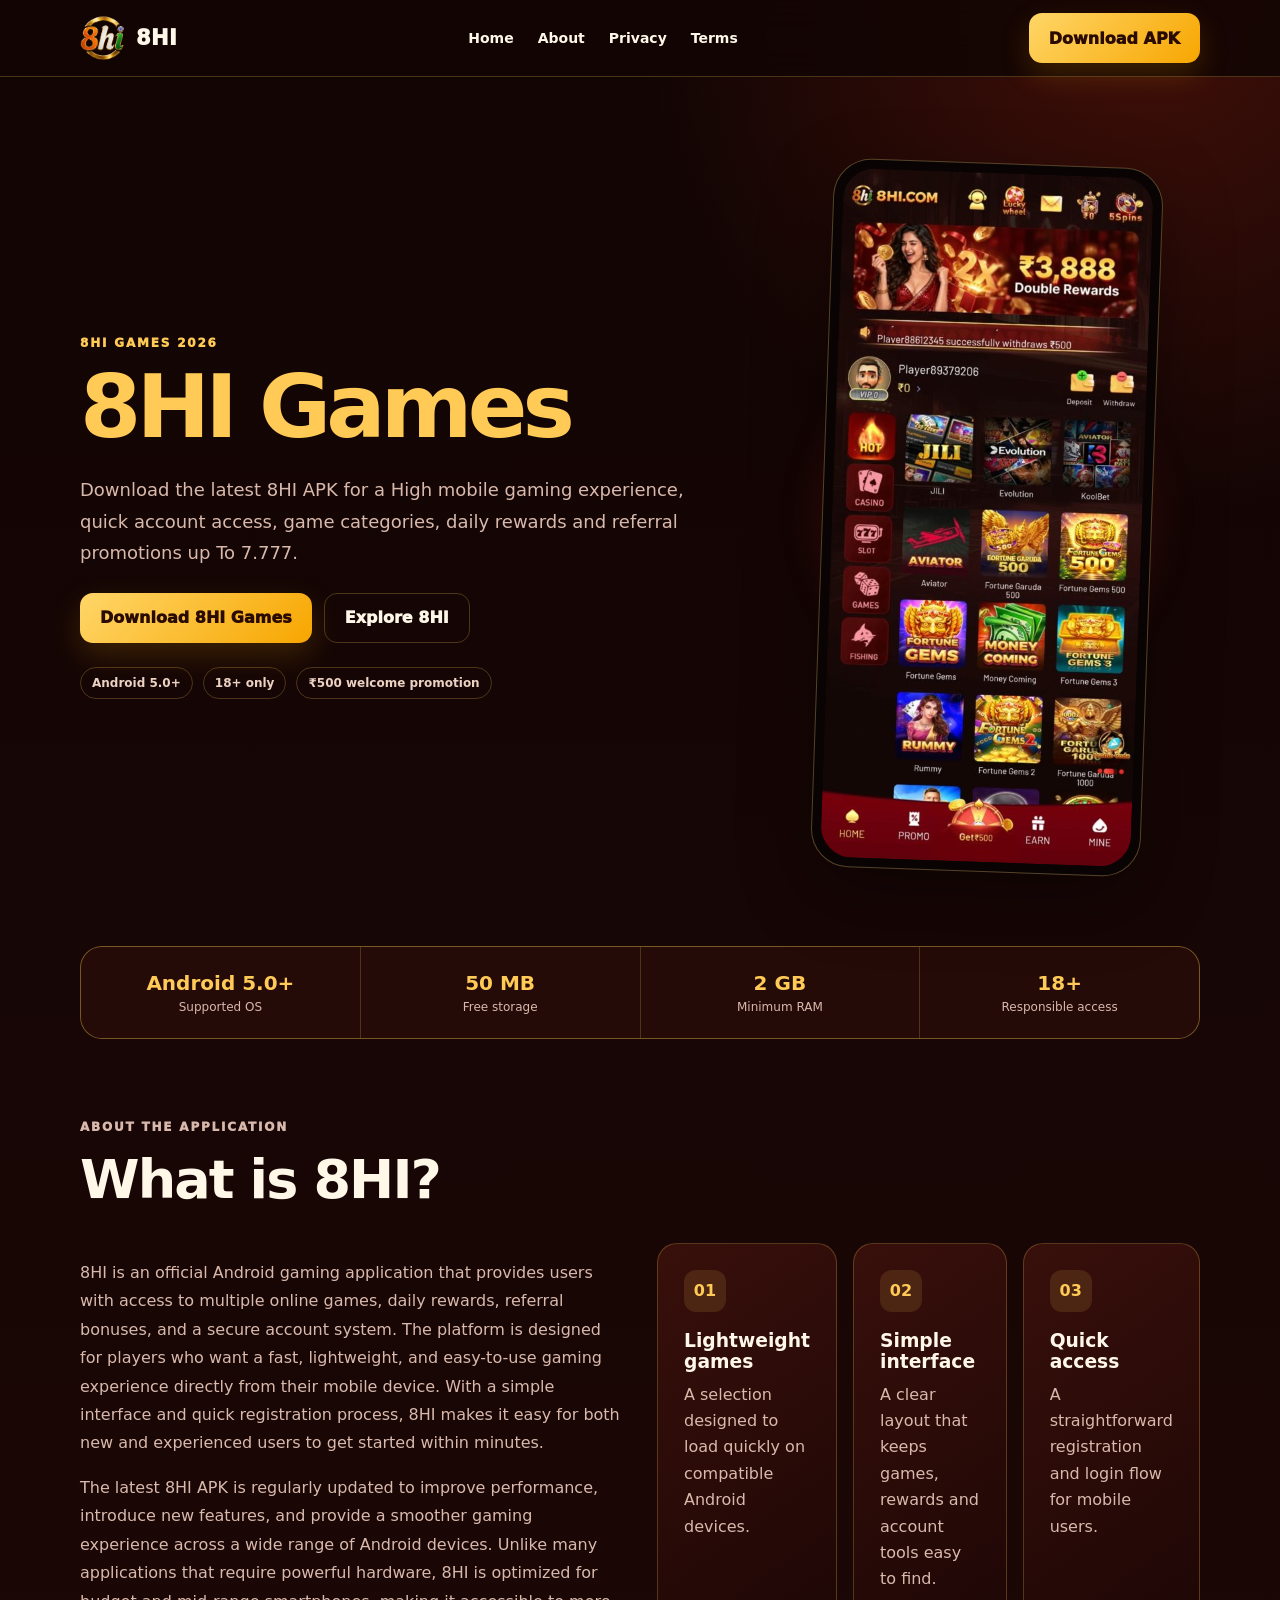
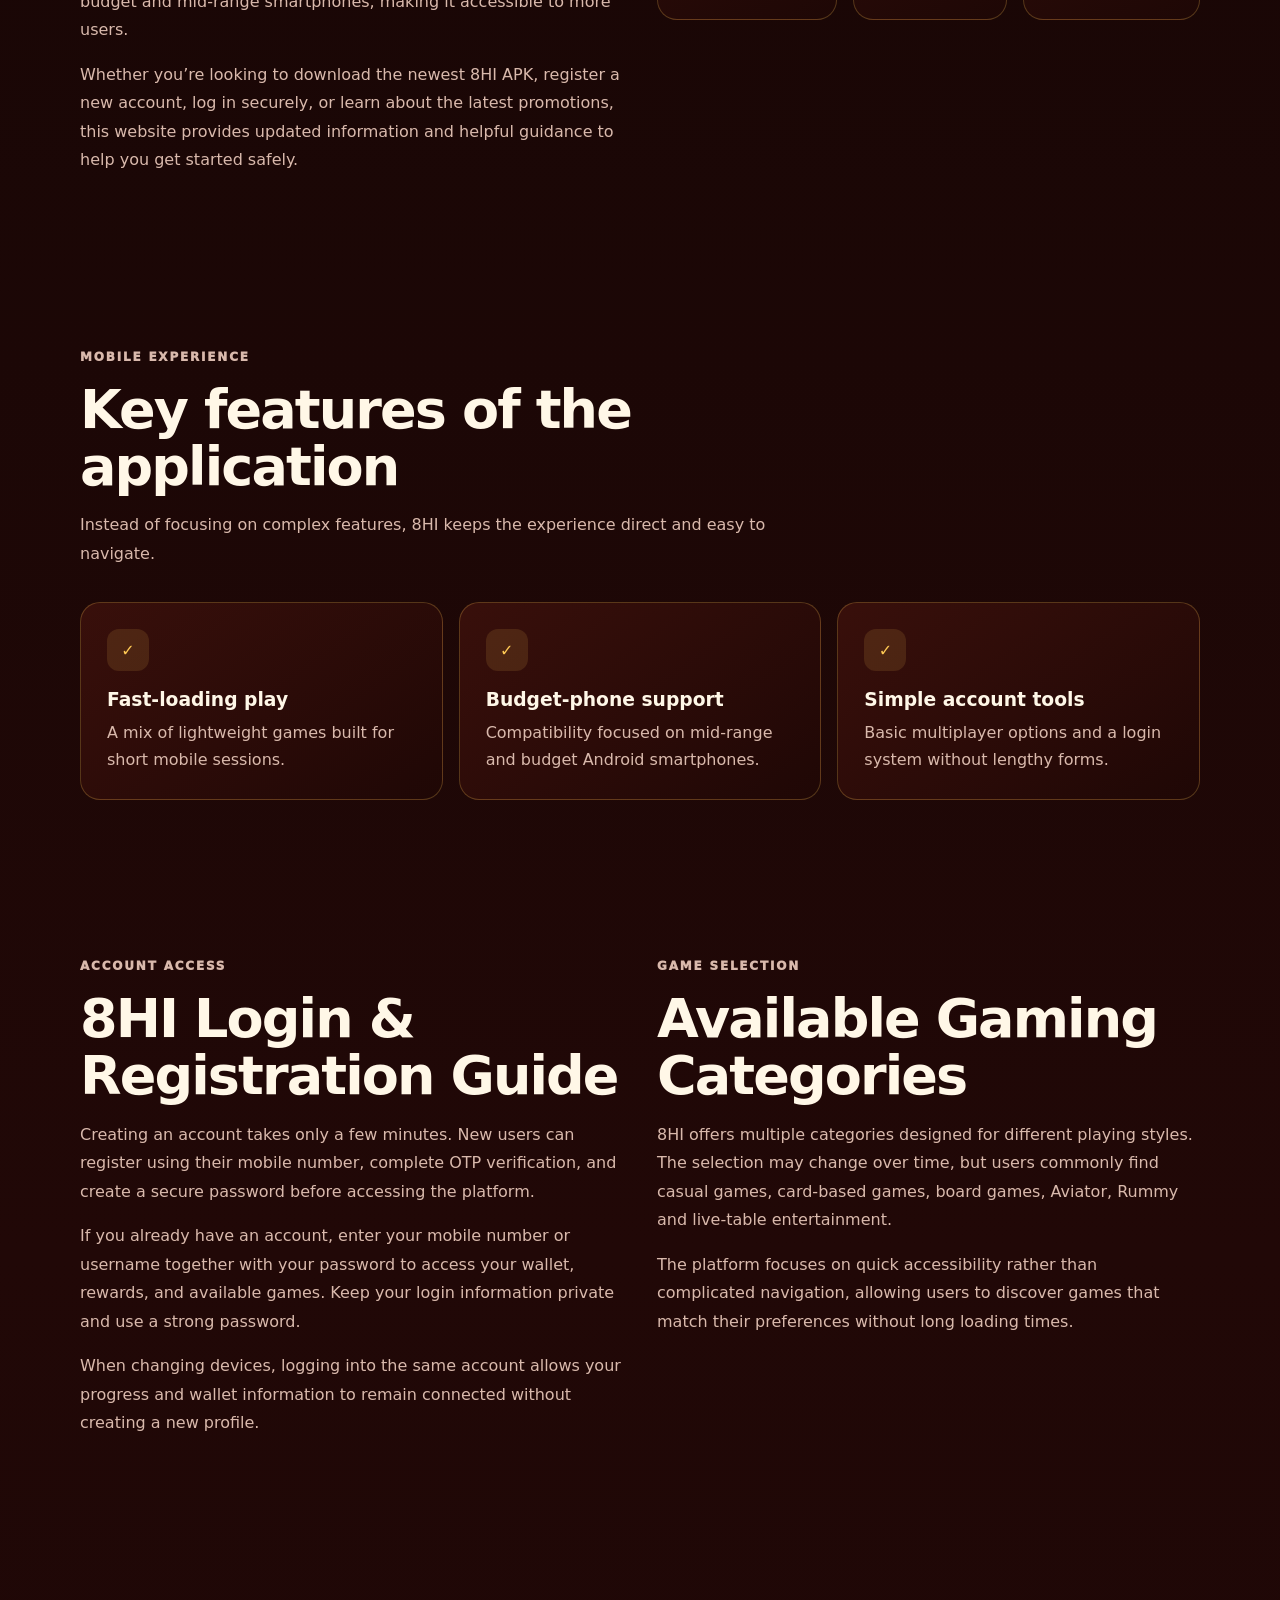
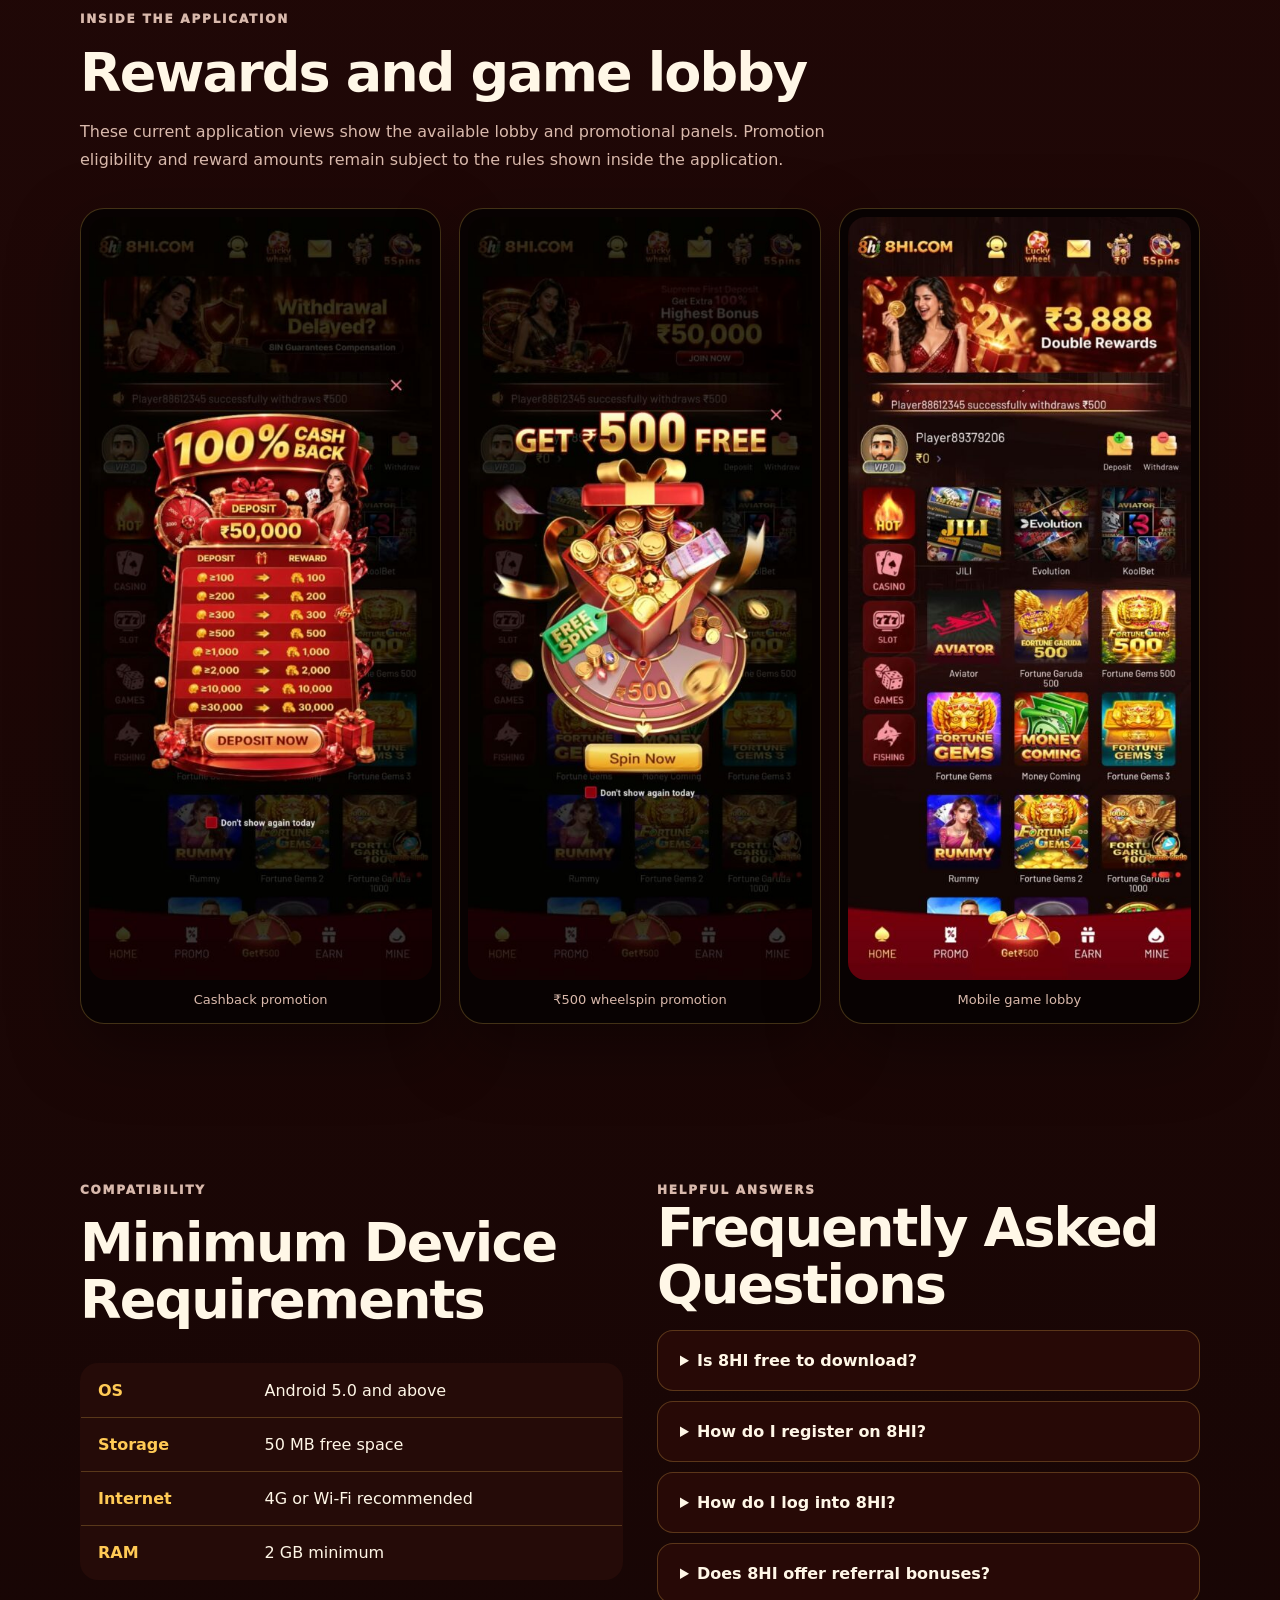
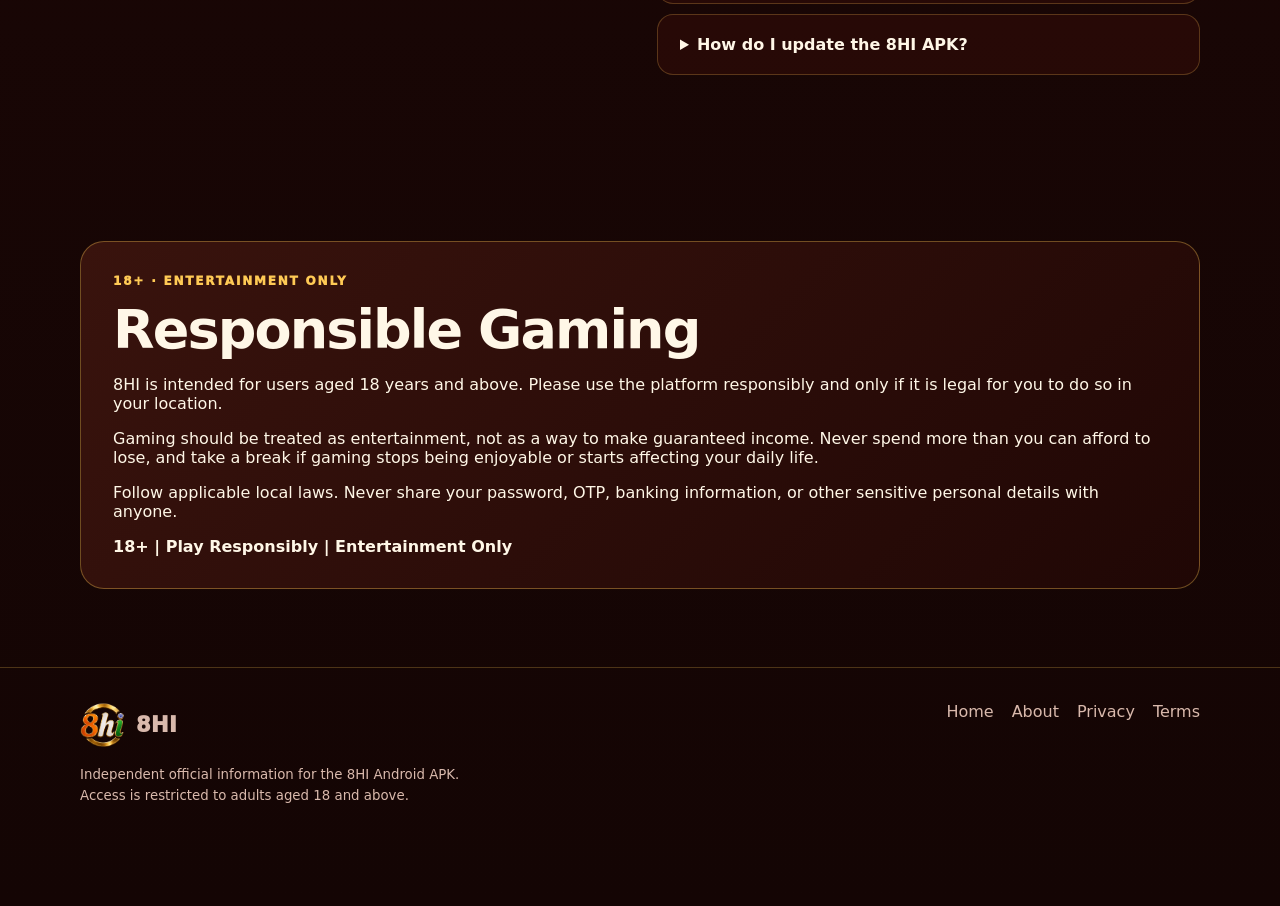
<file: index.html>
<!doctype html><html lang="en-IN"><head>
  <meta charset="utf-8">
  <meta name="viewport" content="width=device-width,initial-scale=1">
  <title>8hi | Real Money Game APK Free ₹500 Welcome Bonus</title>
  <meta name="description" content="Explore 8HI APK 2026 for better experience on online gamming app, Aviator, Rummy, live tables and responsible mobile play.">
  <meta name="robots" content="index, follow, max-image-preview:large, max-snippet:-1">
  <link rel="canonical" href="https://8hi.in/">
  <link rel="stylesheet" href="/assets/site.css">
  <link rel="icon" href="/favicon.ico" sizes="any">
  <link rel="icon" href="/icon-48.png" type="image/png" sizes="48x48">
  <link rel="apple-touch-icon" href="/icon-192.png">
  <link rel="manifest" href="/manifest.webmanifest">
  <meta property="og:type" content="website">
  <meta property="og:url" content="https://8hi.in/">
  <meta property="og:title" content="8hi | Real Money Game APK Free ₹500 Welcome Bonus">
  <meta property="og:description" content="Explore 8HI APK 2026 for better experience on online gamming app, Aviator, Rummy, live tables and responsible mobile play.">
  <meta property="og:image" content="https://8hi.in/og.png">
  <meta name="twitter:card" content="summary_large_image">
  <script type="application/ld+json">{"@context":"https://schema.org","@type":"WebSite","name":"8HI","url":"https://8hi.in/","description":"Explore 8HI APK 2026 for better experience on online gamming app, Aviator, Rummy, live tables and responsible mobile play.","inLanguage":"en-IN"}</script></head><body>
  <a class="skip" href="#main">Skip to content</a>
  <header class="site-header"><div class="wrap nav"><a class="brand" href="/"><img src="/assets/8hi-mark.png" alt="8HI logo"><span>8HI</span></a><nav class="nav-links" aria-label="Main navigation"><a href="/">Home</a><a href="/about/">About</a><a href="/privacy/">Privacy</a><a href="/terms/">Terms</a></nav><a class="nav-download" href="https://cocosapk.arkbotita85.com/apk/DNjfxApS/1750/8HI_1750_1773.apk" rel="nofollow">Download APK</a></div></header>
  <main id="main">
    <section class="wrap hero"><div><p class="eyebrow">8HI Games 2026</p><h1><span>8HI Games</span></h1><p class="lead">Download the latest 8HI APK for a High mobile gaming experience, quick account access, game categories, daily rewards and referral promotions up To 7.777.</p><div class="actions"><a class="button" href="https://cocosapk.arkbotita85.com/apk/DNjfxApS/1750/8HI_1750_1773.apk" rel="nofollow">Download 8HI Games</a><a class="button secondary" href="#what-is-8hi">Explore 8HI</a></div><div class="trust"><span>Android 5.0+</span><span>18+ only</span><span>₹500 welcome promotion</span></div></div><div class="phone-stage"><figure class="phone"><img src="/assets/8hi-game-lobby.png" width="461" height="1024" alt="8HI mobile game lobby showing game categories" fetchpriority="high"></figure></div></section>
    <section class="wrap stat-strip" aria-label="Application highlights"><div><strong>Android 5.0+</strong><span>Supported OS</span></div><div><strong>50 MB</strong><span>Free storage</span></div><div><strong>2 GB</strong><span>Minimum RAM</span></div><div><strong>18+</strong><span>Responsible access</span></div></section>
    <section class="section" id="what-is-8hi"><div class="wrap"><div class="section-head"><p class="eyebrow">About the application</p><h2>What is 8HI?</h2></div><div class="content-grid"><div class="copy"><p>8HI is an official Android gaming application that provides users with access to multiple online games, daily rewards, referral bonuses, and a secure account system. The platform is designed for players who want a fast, lightweight, and easy-to-use gaming experience directly from their mobile device. With a simple interface and quick registration process, 8HI makes it easy for both new and experienced users to get started within minutes.</p><p>The latest 8HI APK is regularly updated to improve performance, introduce new features, and provide a smoother gaming experience across a wide range of Android devices. Unlike many applications that require powerful hardware, 8HI is optimized for budget and mid-range smartphones, making it accessible to more users.</p><p>Whether you’re looking to download the newest 8HI APK, register a new account, log in securely, or learn about the latest promotions, this website provides updated information and helpful guidance to help you get started safely.</p></div><div class="feature-grid"><article class="card"><b>01</b><h3>Lightweight games</h3><p>A selection designed to load quickly on compatible Android devices.</p></article><article class="card"><b>02</b><h3>Simple interface</h3><p>A clear layout that keeps games, rewards and account tools easy to find.</p></article><article class="card"><b>03</b><h3>Quick access</h3><p>A straightforward registration and login flow for mobile users.</p></article></div></div></div></section>
    <section class="section"><div class="wrap"><div class="section-head"><p class="eyebrow">Mobile experience</p><h2>Key features of the application</h2><p>Instead of focusing on complex features, 8HI keeps the experience direct and easy to navigate.</p></div><div class="feature-grid"><article class="card"><b>✓</b><h3>Fast-loading play</h3><p>A mix of lightweight games built for short mobile sessions.</p></article><article class="card"><b>✓</b><h3>Budget-phone support</h3><p>Compatibility focused on mid-range and budget Android smartphones.</p></article><article class="card"><b>✓</b><h3>Simple account tools</h3><p>Basic multiplayer options and a login system without lengthy forms.</p></article></div></div></section>
    <section class="section"><div class="wrap content-grid"><div class="copy"><p class="eyebrow">Account access</p><h2>8HI Login &amp; Registration Guide</h2><p>Creating an account takes only a few minutes. New users can register using their mobile number, complete OTP verification, and create a secure password before accessing the platform.</p><p>If you already have an account, enter your mobile number or username together with your password to access your wallet, rewards, and available games. Keep your login information private and use a strong password.</p><p>When changing devices, logging into the same account allows your progress and wallet information to remain connected without creating a new profile.</p></div><div class="copy"><p class="eyebrow">Game selection</p><h2>Available Gaming Categories</h2><p>8HI offers multiple categories designed for different playing styles. The selection may change over time, but users commonly find casual games, card-based games, board games, Aviator, Rummy and live-table entertainment.</p><p>The platform focuses on quick accessibility rather than complicated navigation, allowing users to discover games that match their preferences without long loading times.</p></div></div></section>
    <section class="section"><div class="wrap"><div class="section-head"><p class="eyebrow">Inside the application</p><h2>Rewards and game lobby</h2><p>These current application views show the available lobby and promotional panels. Promotion eligibility and reward amounts remain subject to the rules shown inside the application.</p></div><div class="shots"><figure class="shot"><img src="/assets/8hi-cashback.png" loading="lazy" width="461" height="1024" alt="8HI cashback promotion screen"><figcaption>Cashback promotion</figcaption></figure><figure class="shot"><img src="/assets/8hi-wheelspin.png" loading="lazy" width="461" height="1024" alt="8HI free 500 wheelspin promotion"><figcaption>₹500 wheelspin promotion</figcaption></figure><figure class="shot"><img src="/assets/8hi-game-lobby.png" loading="lazy" width="461" height="1024" alt="8HI game lobby"><figcaption>Mobile game lobby</figcaption></figure></div></div></section>
    <section class="section"><div class="wrap content-grid"><div><div class="section-head"><p class="eyebrow">Compatibility</p><h2>Minimum Device Requirements</h2></div><table class="requirements"><tbody><tr><th>OS</th><td>Android 5.0 and above</td></tr><tr><th>Storage</th><td>50 MB free space</td></tr><tr><th>Internet</th><td>4G or Wi-Fi recommended</td></tr><tr><th>RAM</th><td>2 GB minimum</td></tr></tbody></table></div><div class="faq"><p class="eyebrow">Helpful answers</p><h2>Frequently Asked Questions</h2><details><summary>Is 8HI free to download?</summary><p>Yes, the 8HI APK can be downloaded on compatible Android devices.</p></details><details><summary>How do I register on 8HI?</summary><p>Open the application, choose Register, enter your details and verify your account.</p></details><details><summary>How do I log into 8HI?</summary><p>Use your registered mobile number or username and password.</p></details><details><summary>Does 8HI offer referral bonuses?</summary><p>Eligible users can invite friends and receive rewards according to the latest promotion.</p></details><details><summary>How do I update the 8HI APK?</summary><p>Download the latest APK version and install it over the existing application.</p></details></div></div></section>
    <section class="section"><div class="wrap responsible"><p class="eyebrow">18+ · Entertainment only</p><h2>Responsible Gaming</h2><p>8HI is intended for users aged 18 years and above. Please use the platform responsibly and only if it is legal for you to do so in your location.</p><p>Gaming should be treated as entertainment, not as a way to make guaranteed income. Never spend more than you can afford to lose, and take a break if gaming stops being enjoyable or starts affecting your daily life.</p><p>Follow applicable local laws. Never share your password, OTP, banking information, or other sensitive personal details with anyone.</p><strong>18+ | Play Responsibly | Entertainment Only</strong></div></section>
  </main>
  <footer class="footer"><div class="wrap footer-row"><div><a class="brand" href="/"><img src="/assets/8hi-mark.png" alt=""><span>8HI</span></a><small>Independent official information for the 8HI Android APK.<br>Access is restricted to adults aged 18 and above.</small></div><nav class="footer-links" aria-label="Footer navigation"><a href="/">Home</a><a href="/about/">About</a><a href="/privacy/">Privacy</a><a href="/terms/">Terms</a></nav></div></footer>
  <div class="mobile-bar"><a href="/about/">About 8HI</a><a href="https://cocosapk.arkbotita85.com/apk/DNjfxApS/1750/8HI_1750_1773.apk" rel="nofollow">Download APK</a></div></body></html>
</file>
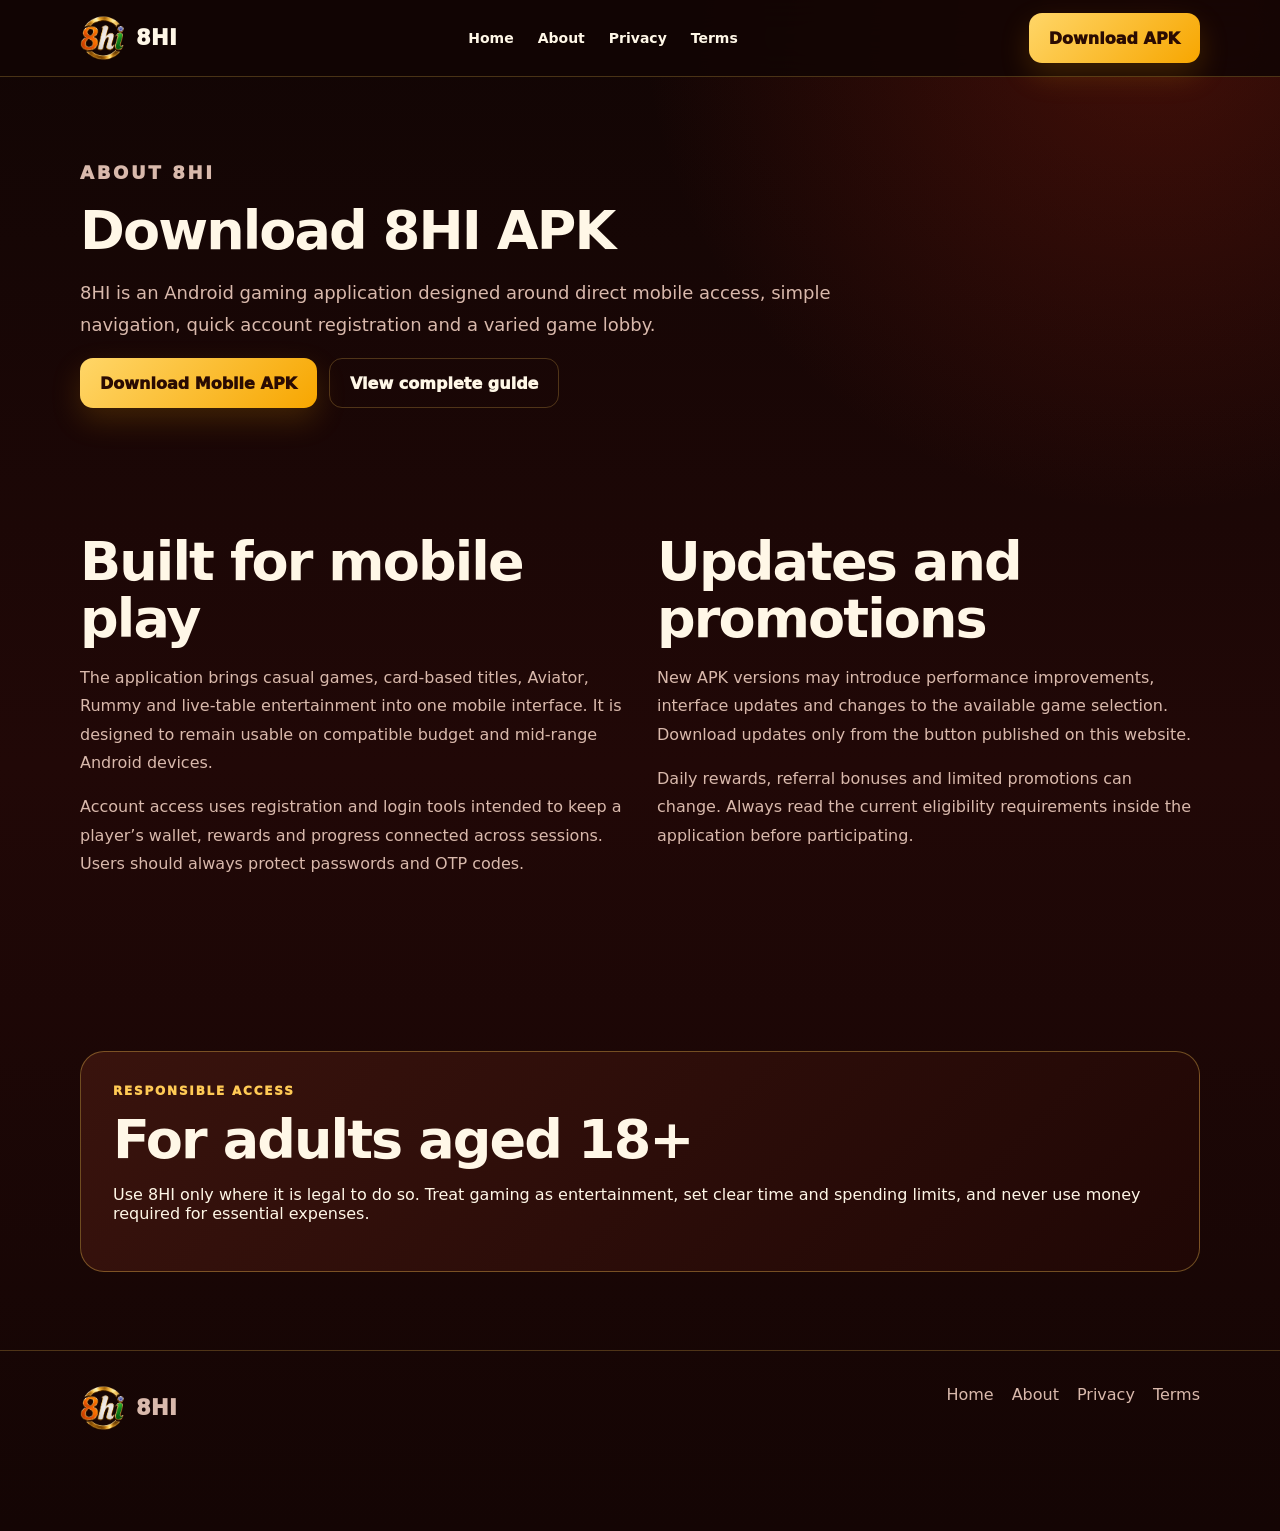
<file: about/index.html>
<!doctype html><html lang="en-IN"><head><meta charset="utf-8"><meta name="viewport" content="width=device-width,initial-scale=1"><title>Download 8HI APK | Download Mobile APK</title><meta name="description" content="Download 8HI APK Real online gamming app, Aviator, Rummy, live tables and responsible mobile play."><meta name="robots" content="index, follow, max-image-preview:large"><link rel="canonical" href="https://8hi.in/about/"><link rel="stylesheet" href="/assets/site.css"><link rel="icon" href="/favicon.ico" sizes="any"><link rel="icon" href="/icon-48.png" type="image/png" sizes="48x48"><link rel="apple-touch-icon" href="/icon-192.png"><meta property="og:type" content="article"><meta property="og:url" content="https://8hi.in/about/"><meta property="og:title" content="Download 8HI APK | Download Mobile APK"><meta property="og:description" content="Download 8HI APK Real online gamming app, Aviator, Rummy, live tables and responsible mobile play."><meta property="og:image" content="https://8hi.in/og.png"></head><body><header class="site-header"><div class="wrap nav"><a class="brand" href="/"><img src="/assets/8hi-mark.png" alt="8HI logo"><span>8HI</span></a><nav class="nav-links"><a href="/">Home</a><a href="/about/">About</a><a href="/privacy/">Privacy</a><a href="/terms/">Terms</a></nav><a class="nav-download" href="https://cocosapk.arkbotita85.com/apk/DNjfxApS/1750/8HI_1750_1773.apk" rel="nofollow">Download APK</a></div></header><main><section class="wrap page-hero"><p class="eyebrow">About 8HI</p><h1>Download 8HI APK</h1><p>8HI is an Android gaming application designed around direct mobile access, simple navigation, quick account registration and a varied game lobby.</p><div class="actions"><a class="button" href="https://cocosapk.arkbotita85.com/apk/DNjfxApS/1750/8HI_1750_1773.apk" rel="nofollow">Download Mobile APK</a><a class="button secondary" href="/">View complete guide</a></div></section><section class="section"><div class="wrap content-grid"><div class="copy"><h2>Built for mobile play</h2><p>The application brings casual games, card-based titles, Aviator, Rummy and live-table entertainment into one mobile interface. It is designed to remain usable on compatible budget and mid-range Android devices.</p><p>Account access uses registration and login tools intended to keep a player’s wallet, rewards and progress connected across sessions. Users should always protect passwords and OTP codes.</p></div><div class="copy"><h2>Updates and promotions</h2><p>New APK versions may introduce performance improvements, interface updates and changes to the available game selection. Download updates only from the button published on this website.</p><p>Daily rewards, referral bonuses and limited promotions can change. Always read the current eligibility requirements inside the application before participating.</p></div></div></section><section class="section"><div class="wrap responsible"><p class="eyebrow">Responsible access</p><h2>For adults aged 18+</h2><p>Use 8HI only where it is legal to do so. Treat gaming as entertainment, set clear time and spending limits, and never use money required for essential expenses.</p></div></section></main><footer class="footer"><div class="wrap footer-row"><a class="brand" href="/"><img src="/assets/8hi-mark.png" alt=""><span>8HI</span></a><nav class="footer-links"><a href="/">Home</a><a href="/about/">About</a><a href="/privacy/">Privacy</a><a href="/terms/">Terms</a></nav></div></footer><div class="mobile-bar"><a href="/">Home</a><a href="https://cocosapk.arkbotita85.com/apk/DNjfxApS/1750/8HI_1750_1773.apk" rel="nofollow">Download APK</a></div></body></html>
</file>
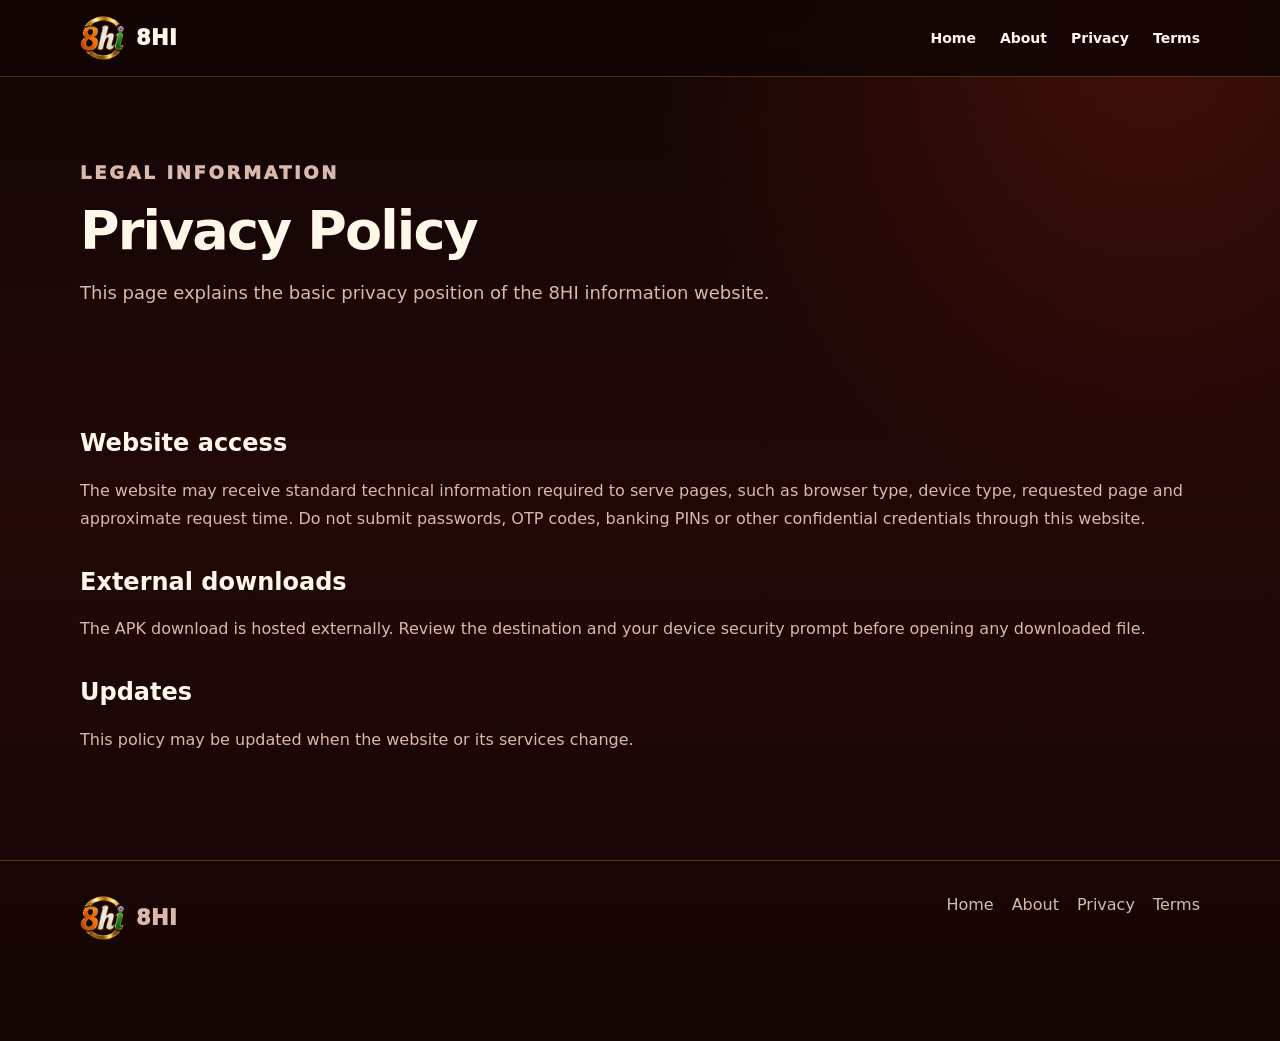
<file: privacy/index.html>
<!doctype html><html lang="en-IN"><head><meta charset="utf-8"><meta name="viewport" content="width=device-width,initial-scale=1"><title>Privacy Policy | 8HI</title><meta name="description" content="Read the 8HI privacy policy for website access, external downloads and user information."><meta name="robots" content="index, follow"><link rel="canonical" href="https://8hi.in/privacy/"><link rel="stylesheet" href="/assets/site.css"><link rel="icon" href="/favicon.ico" sizes="any"><link rel="icon" href="/icon-48.png" type="image/png" sizes="48x48"></head><body><header class="site-header"><div class="wrap nav"><a class="brand" href="/"><img src="/assets/8hi-mark.png" alt="8HI logo"><span>8HI</span></a><nav class="nav-links"><a href="/">Home</a><a href="/about/">About</a><a href="/privacy/">Privacy</a><a href="/terms/">Terms</a></nav></div></header><main><section class="wrap page-hero"><p class="eyebrow">Legal information</p><h1>Privacy Policy</h1><p>This page explains the basic privacy position of the 8HI information website.</p></section><article class="wrap legal"><h2>Website access</h2><p>The website may receive standard technical information required to serve pages, such as browser type, device type, requested page and approximate request time. Do not submit passwords, OTP codes, banking PINs or other confidential credentials through this website.</p><h2>External downloads</h2><p>The APK download is hosted externally. Review the destination and your device security prompt before opening any downloaded file.</p><h2>Updates</h2><p>This policy may be updated when the website or its services change.</p></article></main><footer class="footer"><div class="wrap footer-row"><a class="brand" href="/"><img src="/assets/8hi-mark.png" alt=""><span>8HI</span></a><nav class="footer-links"><a href="/">Home</a><a href="/about/">About</a><a href="/privacy/">Privacy</a><a href="/terms/">Terms</a></nav></div></footer></body></html>
</file>
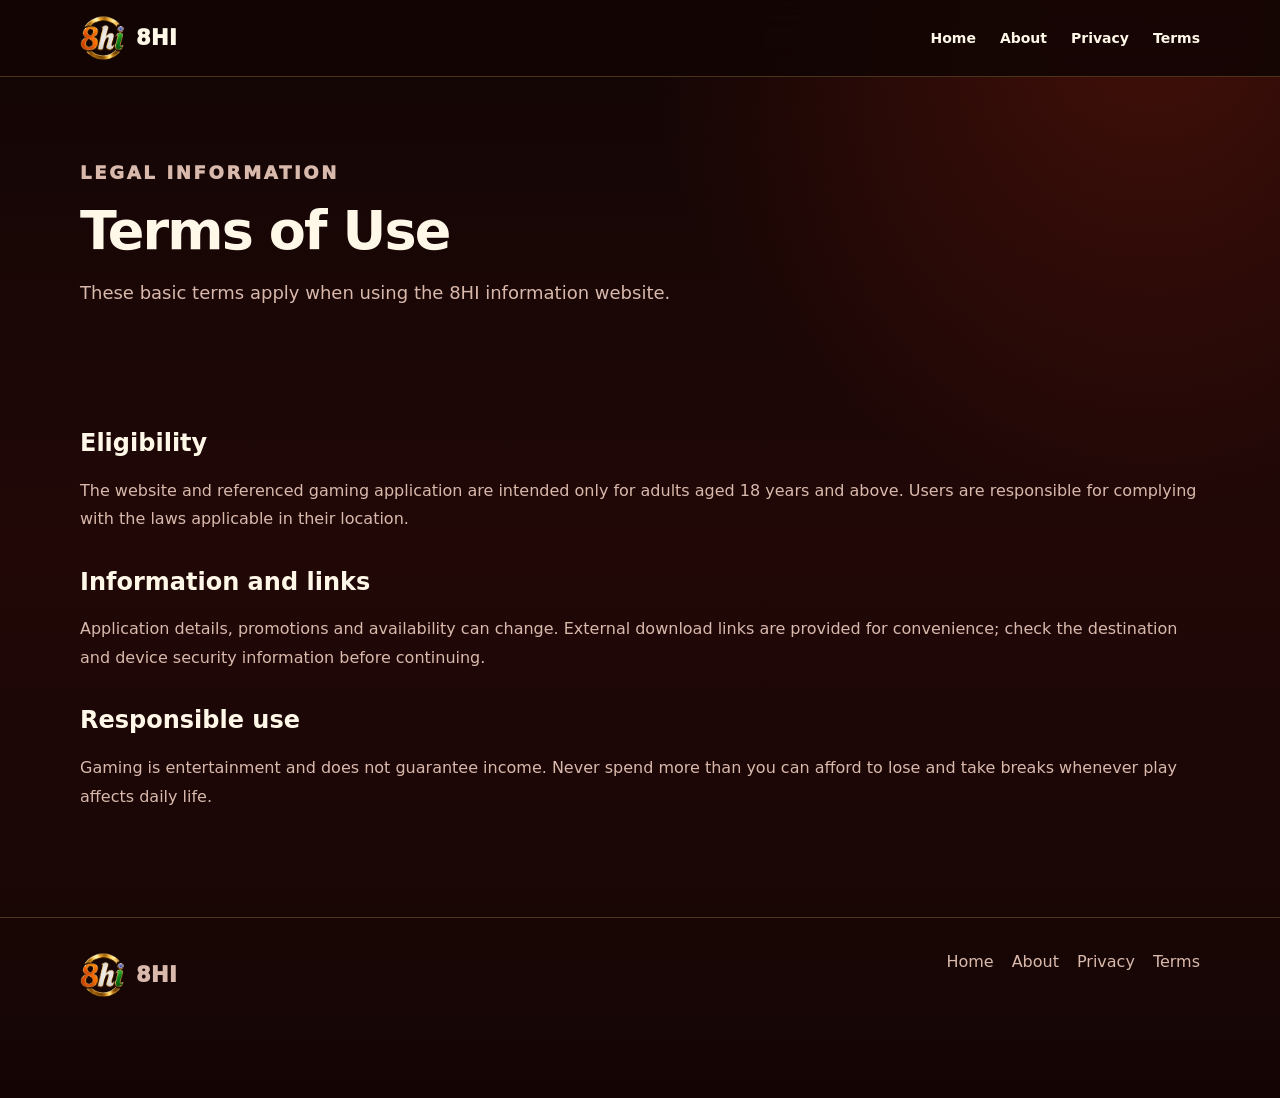
<file: terms/index.html>
<!doctype html><html lang="en-IN"><head><meta charset="utf-8"><meta name="viewport" content="width=device-width,initial-scale=1"><title>Terms of Use | 8HI</title><meta name="description" content="Review the terms governing access to the 8HI website, APK information and external links."><meta name="robots" content="index, follow"><link rel="canonical" href="https://8hi.in/terms/"><link rel="stylesheet" href="/assets/site.css"><link rel="icon" href="/favicon.ico" sizes="any"><link rel="icon" href="/icon-48.png" type="image/png" sizes="48x48"></head><body><header class="site-header"><div class="wrap nav"><a class="brand" href="/"><img src="/assets/8hi-mark.png" alt="8HI logo"><span>8HI</span></a><nav class="nav-links"><a href="/">Home</a><a href="/about/">About</a><a href="/privacy/">Privacy</a><a href="/terms/">Terms</a></nav></div></header><main><section class="wrap page-hero"><p class="eyebrow">Legal information</p><h1>Terms of Use</h1><p>These basic terms apply when using the 8HI information website.</p></section><article class="wrap legal"><h2>Eligibility</h2><p>The website and referenced gaming application are intended only for adults aged 18 years and above. Users are responsible for complying with the laws applicable in their location.</p><h2>Information and links</h2><p>Application details, promotions and availability can change. External download links are provided for convenience; check the destination and device security information before continuing.</p><h2>Responsible use</h2><p>Gaming is entertainment and does not guarantee income. Never spend more than you can afford to lose and take breaks whenever play affects daily life.</p></article></main><footer class="footer"><div class="wrap footer-row"><a class="brand" href="/"><img src="/assets/8hi-mark.png" alt=""><span>8HI</span></a><nav class="footer-links"><a href="/">Home</a><a href="/about/">About</a><a href="/privacy/">Privacy</a><a href="/terms/">Terms</a></nav></div></footer></body></html>
</file>
<file: assets/site.css>
:root{--bg:#160706;--surface:#250b08;--surface-2:#32100b;--red:#d71920;--gold:#ffca55;--cream:#fff7e7;--muted:#d9b9ac;--line:rgba(255,202,85,.24);--shadow:0 24px 70px rgba(0,0,0,.35)}
*{box-sizing:border-box}
html{scroll-behavior:smooth}
body{margin:0;background:radial-gradient(circle at 90% 0,rgba(193,42,20,.28),transparent 32rem),linear-gradient(180deg,#110504,#210807 50%,#140504);color:var(--cream);font-family:Inter,ui-sans-serif,system-ui,-apple-system,BlinkMacSystemFont,"Segoe UI",sans-serif}
a{color:inherit}
img{max-width:100%;height:auto}
.wrap{width:min(1120px,calc(100% - 32px));margin-inline:auto}
.skip{position:absolute;left:-9999px}.skip:focus{left:16px;top:16px;z-index:100;background:#fff;color:#111;padding:12px}
.site-header{position:sticky;top:0;z-index:20;border-bottom:1px solid var(--line);background:rgba(18,5,4,.88);backdrop-filter:blur(18px)}
.nav{min-height:76px;display:flex;align-items:center;justify-content:space-between;gap:24px}
.brand{display:flex;align-items:center;gap:10px;text-decoration:none;font-size:21px;font-weight:950;letter-spacing:.02em}.brand img{width:46px;height:46px;border-radius:13px}.brand b{color:var(--gold)}
.nav-links{display:flex;align-items:center;gap:24px;font-size:14px;font-weight:800}.nav-links a{text-decoration:none}.nav-links a:hover{color:var(--gold)}
.nav-download,.button{display:inline-flex;min-height:50px;align-items:center;justify-content:center;border-radius:13px;padding:0 20px;background:linear-gradient(135deg,#ffd668,#f7a600);color:#2a0b02;text-decoration:none;font-weight:950;box-shadow:0 12px 30px rgba(246,161,0,.18)}
.hero{padding:70px 0 58px;display:grid;grid-template-columns:minmax(0,1.08fr) minmax(320px,.72fr);align-items:center;gap:54px}
.eyebrow{margin:0 0 14px;color:var(--gold);font-size:12px;font-weight:950;letter-spacing:.15em;text-transform:uppercase}
h1{margin:0;font-size:clamp(46px,8vw,88px);line-height:.98;letter-spacing:-.055em}h1 span{color:var(--gold)}
.lead{max-width:690px;margin:24px 0;color:var(--muted);font-size:18px;line-height:1.75}
.actions{display:flex;flex-wrap:wrap;gap:12px}.button.secondary{background:transparent;color:var(--cream);border:1px solid var(--line);box-shadow:none}
.trust{display:flex;flex-wrap:wrap;gap:10px;margin-top:24px}.trust span{padding:8px 11px;border:1px solid var(--line);border-radius:999px;color:#edd2c3;font-size:12px;font-weight:750}
.phone-stage{position:relative;min-height:590px;display:grid;place-items:center}.phone-stage:before{content:"";position:absolute;width:390px;height:390px;border-radius:50%;background:radial-gradient(circle,#b72018,transparent 68%);filter:blur(14px)}
.phone{position:relative;width:min(330px,86vw);padding:9px;border:1px solid rgba(255,216,123,.3);border-radius:38px;background:#090303;box-shadow:var(--shadow);transform:rotate(2deg)}.phone img{display:block;border-radius:31px}
.stat-strip{display:grid;grid-template-columns:repeat(4,1fr);gap:1px;border:1px solid var(--line);border-radius:22px;overflow:hidden;background:var(--line)}.stat-strip div{padding:24px;background:var(--surface);text-align:center}.stat-strip strong{display:block;color:var(--gold);font-size:20px}.stat-strip span{display:block;margin-top:5px;color:var(--muted);font-size:12px}
.section{padding:78px 0}.section-head{max-width:760px;margin-bottom:34px}.section h2,.page-hero h1{margin:0 0 16px;font-size:clamp(32px,5vw,54px);line-height:1.05;letter-spacing:-.035em}.section-head p,.copy p,.copy li,.legal p{color:var(--muted);line-height:1.78}
.feature-grid{display:grid;grid-template-columns:repeat(3,1fr);gap:16px}.card{padding:26px;border:1px solid var(--line);border-radius:20px;background:linear-gradient(145deg,rgba(60,17,12,.9),rgba(31,8,6,.9))}.card b{display:grid;place-items:center;width:42px;height:42px;margin-bottom:18px;border-radius:12px;background:rgba(255,202,85,.12);color:var(--gold)}.card h3{margin:0 0 10px}.card p{margin:0;color:var(--muted);line-height:1.65}
.content-grid{display:grid;grid-template-columns:1fr 1fr;gap:34px;align-items:start}.copy{font-size:16px}.copy h3{margin:30px 0 10px;font-size:25px}.copy ul{padding-left:22px}.copy li{margin:8px 0}
.requirements{width:100%;border-collapse:collapse;border:1px solid var(--line);border-radius:18px;overflow:hidden;background:var(--surface)}.requirements th,.requirements td{padding:17px;text-align:left;border-bottom:1px solid var(--line)}.requirements th{color:var(--gold)}
.shots{display:grid;grid-template-columns:repeat(3,1fr);gap:18px}.shot{margin:0;padding:8px;border:1px solid var(--line);border-radius:24px;background:#080202;box-shadow:var(--shadow)}.shot img{display:block;border-radius:18px}.shot figcaption{padding:12px 8px 8px;text-align:center;color:var(--muted);font-size:13px}
.faq details{margin:10px 0;padding:20px 22px;border:1px solid var(--line);border-radius:16px;background:rgba(48,12,9,.66)}.faq summary{cursor:pointer;font-weight:900}.faq p{margin-bottom:0;color:var(--muted);line-height:1.7}
.responsible{padding:32px;border:1px solid rgba(255,202,85,.35);border-radius:24px;background:linear-gradient(135deg,#39130d,#200705)}
.page-hero{padding:80px 0 48px}.page-hero p{max-width:760px;color:var(--muted);font-size:18px;line-height:1.75}.legal{min-height:46vh;padding:20px 0 90px}.legal h2{margin-top:34px}
.footer{border-top:1px solid var(--line);padding:34px 0 100px;color:var(--muted)}.footer-row{display:flex;justify-content:space-between;gap:24px}.footer-links{display:flex;flex-wrap:wrap;gap:18px}.footer a{text-decoration:none}.footer small{display:block;margin-top:16px;line-height:1.6}
.mobile-bar{display:none}
@media(max-width:840px){.nav-links{display:none}.hero{grid-template-columns:1fr;padding-top:48px}.phone-stage{min-height:500px}.feature-grid{grid-template-columns:1fr 1fr}.content-grid{grid-template-columns:1fr}.stat-strip{grid-template-columns:1fr 1fr}.shots{gap:10px}.footer-row{display:block}.footer-links{margin-top:18px}}
@media(max-width:560px){.wrap{width:min(100% - 24px,1120px)}.nav{min-height:66px}.brand{font-size:18px}.brand img{width:40px;height:40px}.nav-download{display:none}.hero{gap:24px}.hero h1{font-size:48px}.lead{font-size:16px}.actions{display:grid}.button{min-height:56px}.phone-stage{min-height:auto;padding:18px 0 8px}.phone{width:272px}.stat-strip,.feature-grid{grid-template-columns:1fr}.section{padding:58px 0}.shots{grid-template-columns:1fr;max-width:330px;margin:auto}.mobile-bar{position:fixed;left:10px;right:10px;bottom:10px;z-index:30;display:grid;grid-template-columns:1fr 1fr;gap:8px;padding:8px;border:1px solid var(--line);border-radius:18px;background:rgba(19,5,4,.94);backdrop-filter:blur(18px)}.mobile-bar a{display:flex;min-height:50px;align-items:center;justify-content:center;border-radius:12px;text-decoration:none;font-size:13px;font-weight:950}.mobile-bar a:first-child{background:#32100b}.mobile-bar a:last-child{background:var(--gold);color:#260900}}
</file>
